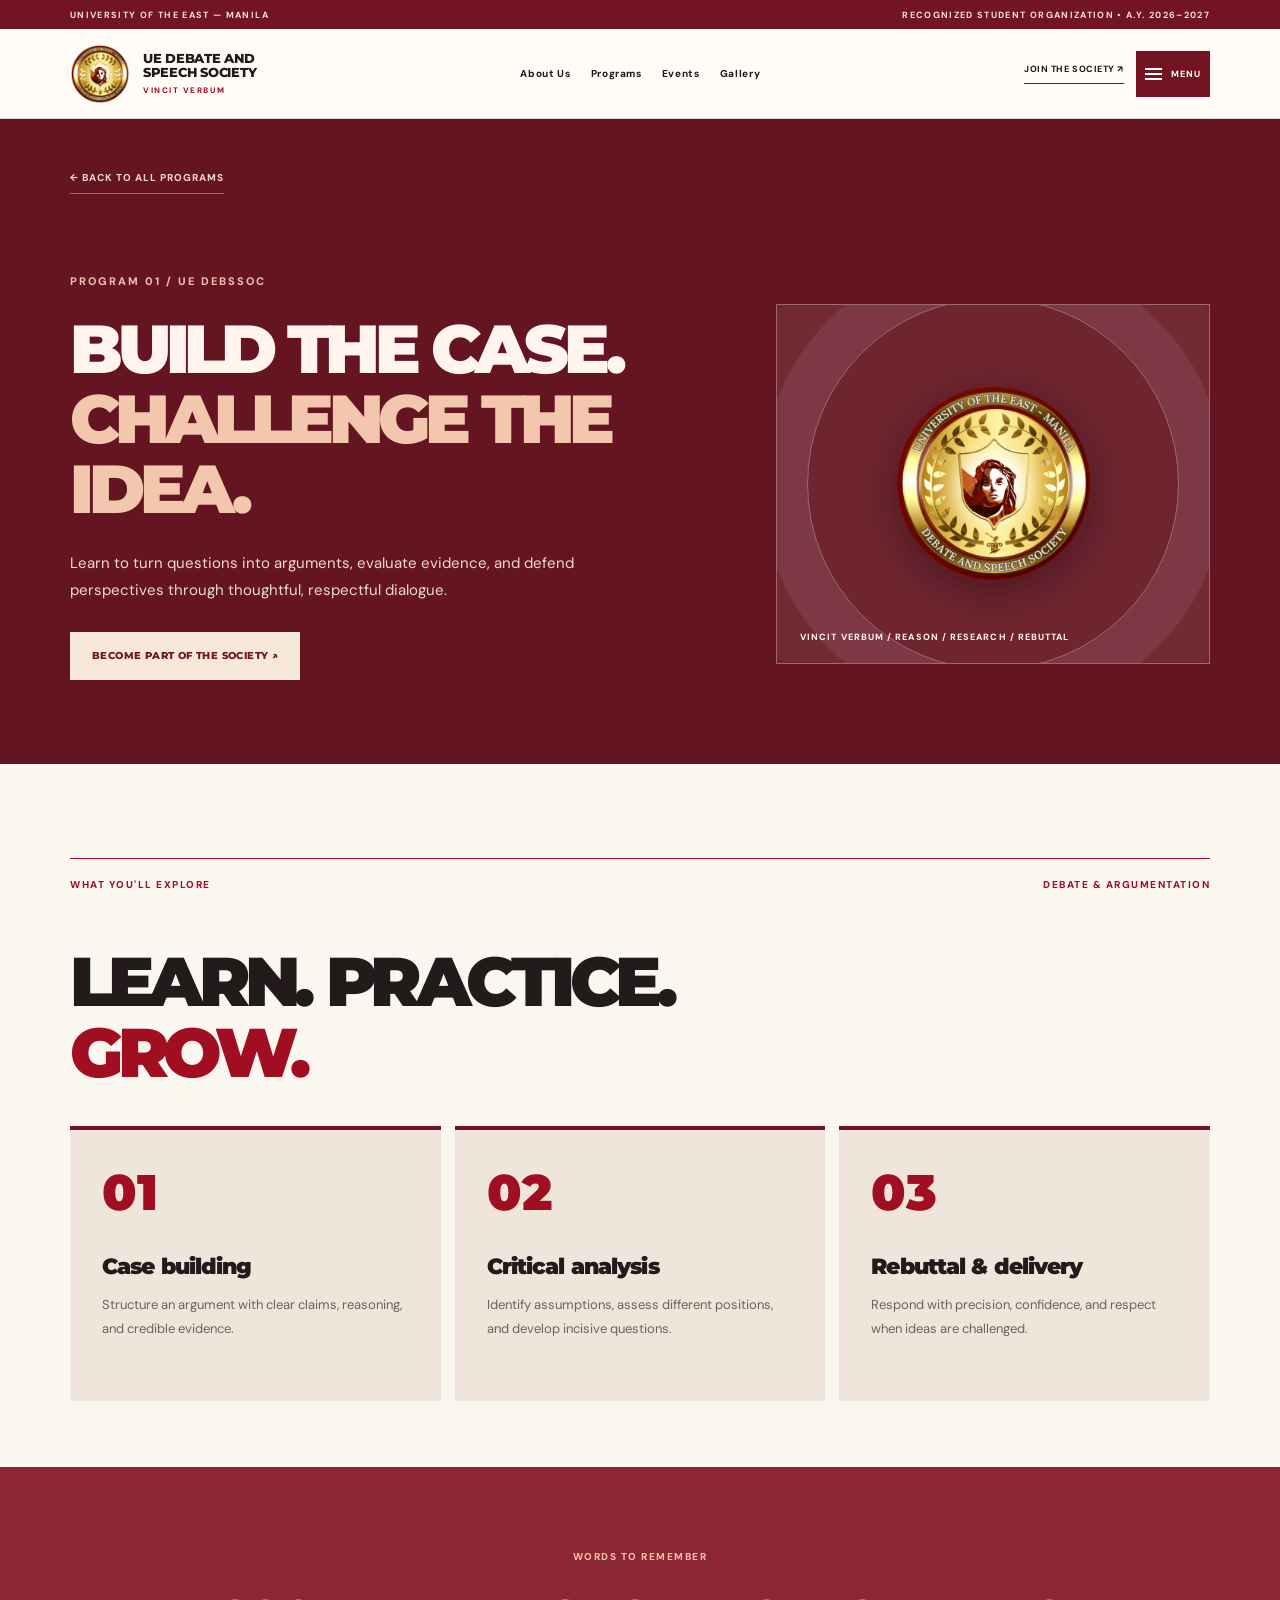
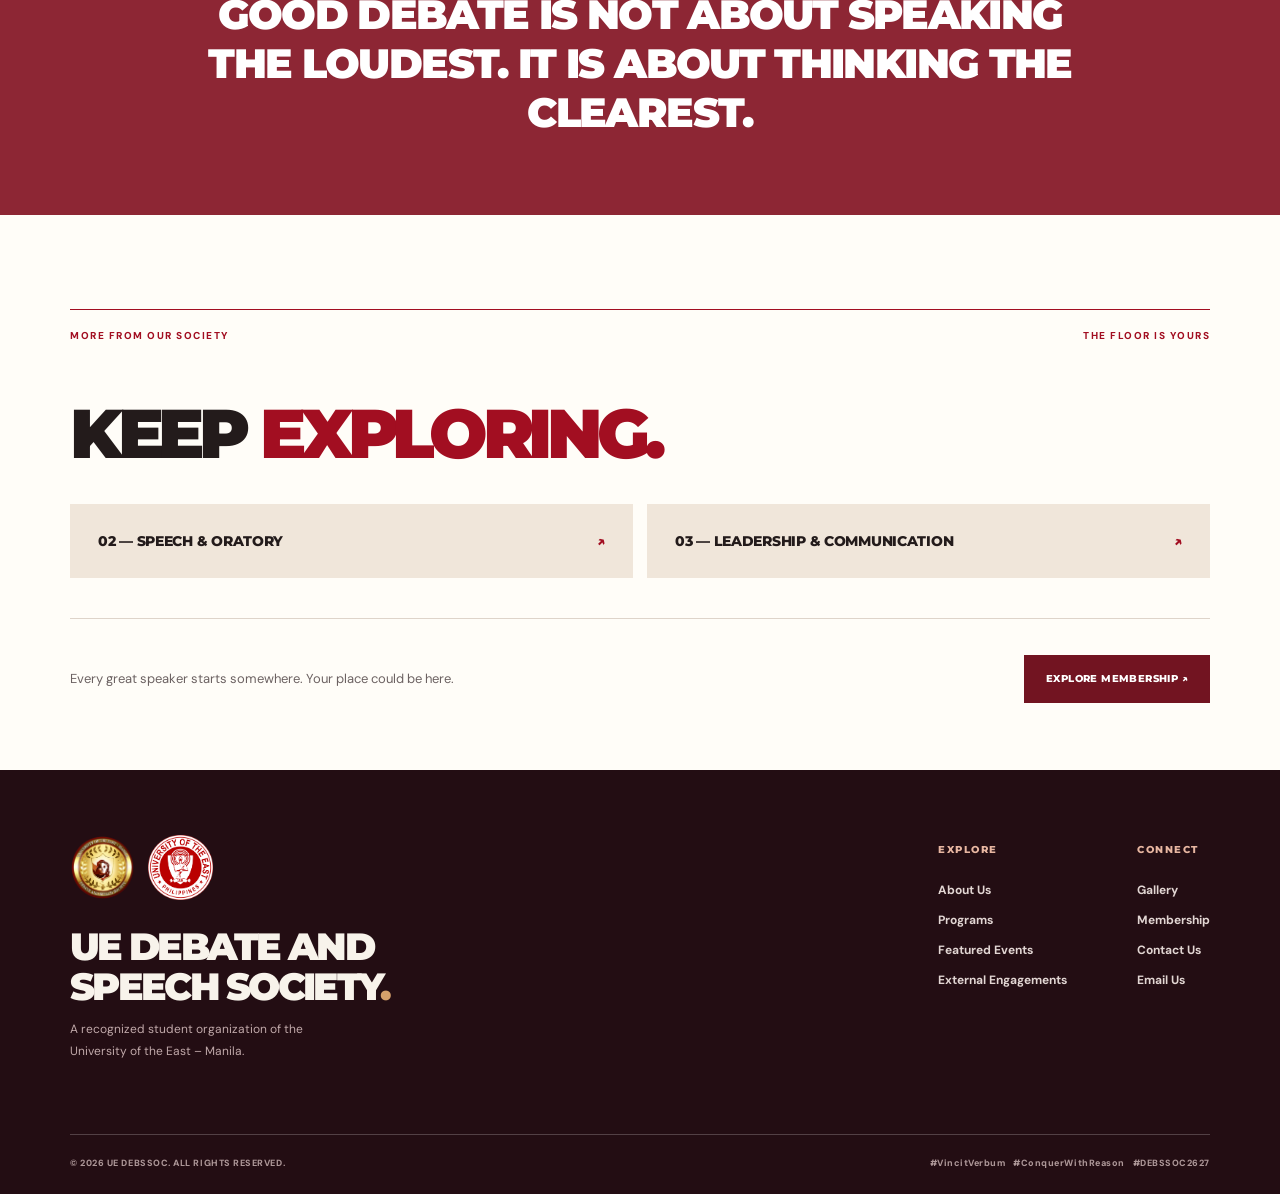
<file: debate.html>
<!doctype html>
<html lang="en"><head><meta charset="utf-8"><meta name="viewport" content="width=device-width,initial-scale=1"><meta name="theme-color" content="#6f101d"><meta name="description" content="UE Debate and Speech Society — a recognized student organization at the University of the East Manila. Explore our programs, events, and membership."><title>Debate &amp; Argumentation | UE Debate and Speech Society</title><link rel="preconnect" href="https://fonts.googleapis.com"><link rel="preconnect" href="https://fonts.gstatic.com" crossorigin><link href="https://fonts.googleapis.com/css2?family=DM+Sans:wght@400;500;600;700;800&family=Montserrat:wght@400;500;600;700;800;900&display=swap" rel="stylesheet"><link rel="stylesheet" href="styles.css"><script src="script.js" defer></script></head>
<body><div id="scroll-progress" class="scroll-progress" aria-hidden="true"></div><a class="skip" href="#main">Skip to content</a><div class="utility"><div class="container utility-inner"><span>UNIVERSITY OF THE EAST — MANILA</span><span>RECOGNIZED STUDENT ORGANIZATION • A.Y. 2026–2027</span></div></div>
<header class="header"><div class="container header-inner"><a class="identity" href="index.html#home" aria-label="UE Debate and Speech Society home"><img src="images/debssoc-logo.png" alt="DebSSoc seal" width="58" height="58"><span>UE DEBATE AND<br>SPEECH SOCIETY<small>VINCIT VERBUM</small></span></a>
<nav class="nav-desktop" aria-label="Primary navigation"><a href="index.html#about">About Us</a>
<a href="index.html#programs">Programs</a>
<a href="index.html#events">Events</a>
<a href="index.html#gallery">Gallery</a></nav><div class="header-right"><a class="nav-join" href="index.html#membership">JOIN THE SOCIETY <span aria-hidden="true">↗</span></a><button type="button" class="menu-toggle" aria-label="Open navigation" aria-controls="nav-drawer" aria-expanded="false"><span class="hamburger"><b></b><b></b><b></b></span><span class="menu-label">MENU</span></button></div></div></header>
<div class="drawer-cover" data-close-menu></div><nav class="nav-drawer" id="nav-drawer" aria-label="Expanded navigation" inert><div class="drawer-heading"><span>EXPLORE DEBSSOC</span><button type="button" class="drawer-close" aria-label="Close navigation" data-close-menu>✕</button></div><a href="index.html#home" class="drawer-link" ><span>01</span>Home<span aria-hidden="true">↗</span></a>
<a href="index.html#about" class="drawer-link" ><span>02</span>About Us<span aria-hidden="true">↗</span></a>
<a href="index.html#programs" class="drawer-link" ><span>03</span>Programs<span aria-hidden="true">↗</span></a>
<a href="index.html#events" class="drawer-link" ><span>04</span>Featured Events<span aria-hidden="true">↗</span></a>
<a href="index.html#gallery" class="drawer-link" ><span>05</span>Gallery<span aria-hidden="true">↗</span></a>
<a href="index.html#engagements" class="drawer-link" ><span>06</span>External Engagements<span aria-hidden="true">↗</span></a>
<a href="index.html#membership" class="drawer-link" ><span>07</span>Membership<span aria-hidden="true">↗</span></a>
<a href="index.html#contact" class="drawer-link" ><span>08</span>Contact Us<span aria-hidden="true">↗</span></a><div class="drawer-bottom">REASON • COURAGE • ELOQUENCE<br><a href="mailto:uedebssoc.mnl@gmail.com">uedebssoc.mnl@gmail.com ↗</a></div></nav>
<main id="main"><section class="subhero theme-debate"><div class="container"><a class="back" href="index.html#programs">← BACK TO ALL PROGRAMS</a><div class="section-kicker">PROGRAM 01 / UE DEBSSOC</div><div class="subhero-content"><div><h1 class="animated-headline"><span class="intro-line">BUILD THE CASE.</span><span class="intro-line"><span>CHALLENGE THE IDEA.</span></span></h1><p>Learn to turn questions into arguments, evaluate evidence, and defend perspectives through thoughtful, respectful dialogue.</p><a href="index.html#membership" class="button primary">BECOME PART OF THE SOCIETY ↗</a></div><div class="subhero-art"><img src="images/debssoc-logo.png" alt="DebSSoc seal"><div>VINCIT VERBUM / REASON / RESEARCH / REBUTTAL</div></div></div></div></section><section class="section learn"><div class="container"><div class="section-caption"><span>WHAT YOU'LL EXPLORE</span><span>DEBATE & ARGUMENTATION</span></div><h2>LEARN. PRACTICE.<br><span>GROW.</span></h2><div class="learn-cards"><article><span class="learn-num">01</span><h3>Case building</h3><p>Structure an argument with clear claims, reasoning, and credible evidence.</p></article><article><span class="learn-num">02</span><h3>Critical analysis</h3><p>Identify assumptions, assess different positions, and develop incisive questions.</p></article><article><span class="learn-num">03</span><h3>Rebuttal & delivery</h3><p>Respond with precision, confidence, and respect when ideas are challenged.</p></article></div></div></section><section class="quote-band"><div class="container"><span>WORDS TO REMEMBER</span><h2>GOOD DEBATE IS NOT ABOUT SPEAKING THE LOUDEST. IT IS ABOUT THINKING THE CLEAREST.</h2></div></section><section class="section related"><div class="container"><div class="section-caption"><span>MORE FROM OUR SOCIETY</span><span>THE FLOOR IS YOURS</span></div><h2>KEEP <span>EXPLORING.</span></h2><div class="related-links"><a href="speech.html">02 — SPEECH & ORATORY <span aria-hidden="true">↗</span></a><a href="leadership.html">03 — LEADERSHIP & COMMUNICATION <span aria-hidden="true">↗</span></a></div><div class="related-cta"><p>Every great speaker starts somewhere. Your place could be here.</p><a class="button primary" href="index.html#membership">EXPLORE MEMBERSHIP ↗</a></div></div></section></main><footer class="footer"><div class="container"><div class="footer-top"><div class="footer-brand"><div class="footer-logos"><img src="images/debssoc-logo.png" alt="DebSSoc seal" loading="lazy"><img src="images/ue-logo.png" alt="University of the East seal" loading="lazy"></div><h2>UE DEBATE AND<br>SPEECH SOCIETY<span>.</span></h2><p>A recognized student organization of the<br>University of the East – Manila.</p></div><div class="footer-nav"><div><strong>EXPLORE</strong><a href="index.html#about">About Us</a><a href="index.html#programs">Programs</a><a href="index.html#events">Featured Events</a><a href="index.html#engagements">External Engagements</a></div><div><strong>CONNECT</strong><a href="index.html#gallery">Gallery</a><a href="index.html#membership">Membership</a><a href="index.html#contact">Contact Us</a><a href="mailto:uedebssoc.mnl@gmail.com">Email Us</a></div></div></div><div class="footer-end"><span>© <span data-year>2026</span> UE DEBSSOC. ALL RIGHTS RESERVED.</span><span>#VincitVerbum &nbsp; #ConquerWithReason &nbsp; #DEBSSOC2627</span></div></div></footer></body></html>
</file>
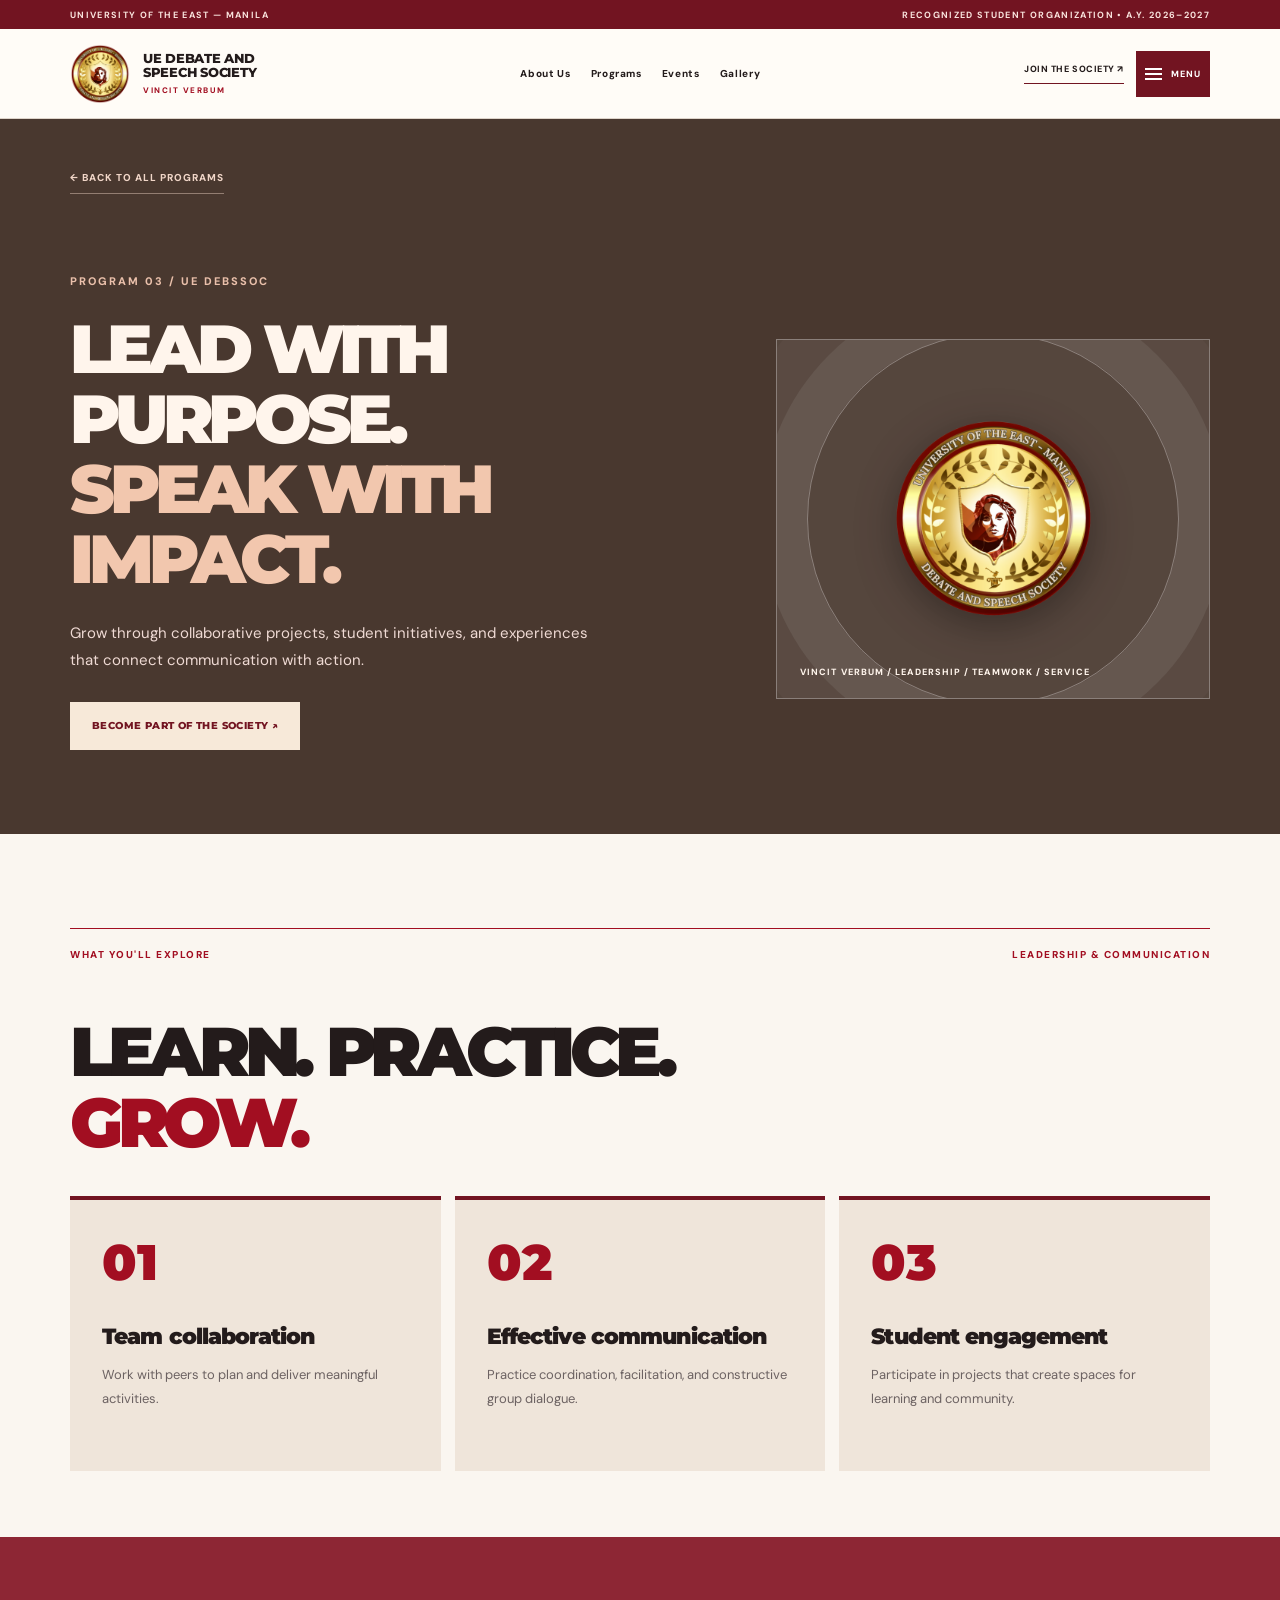
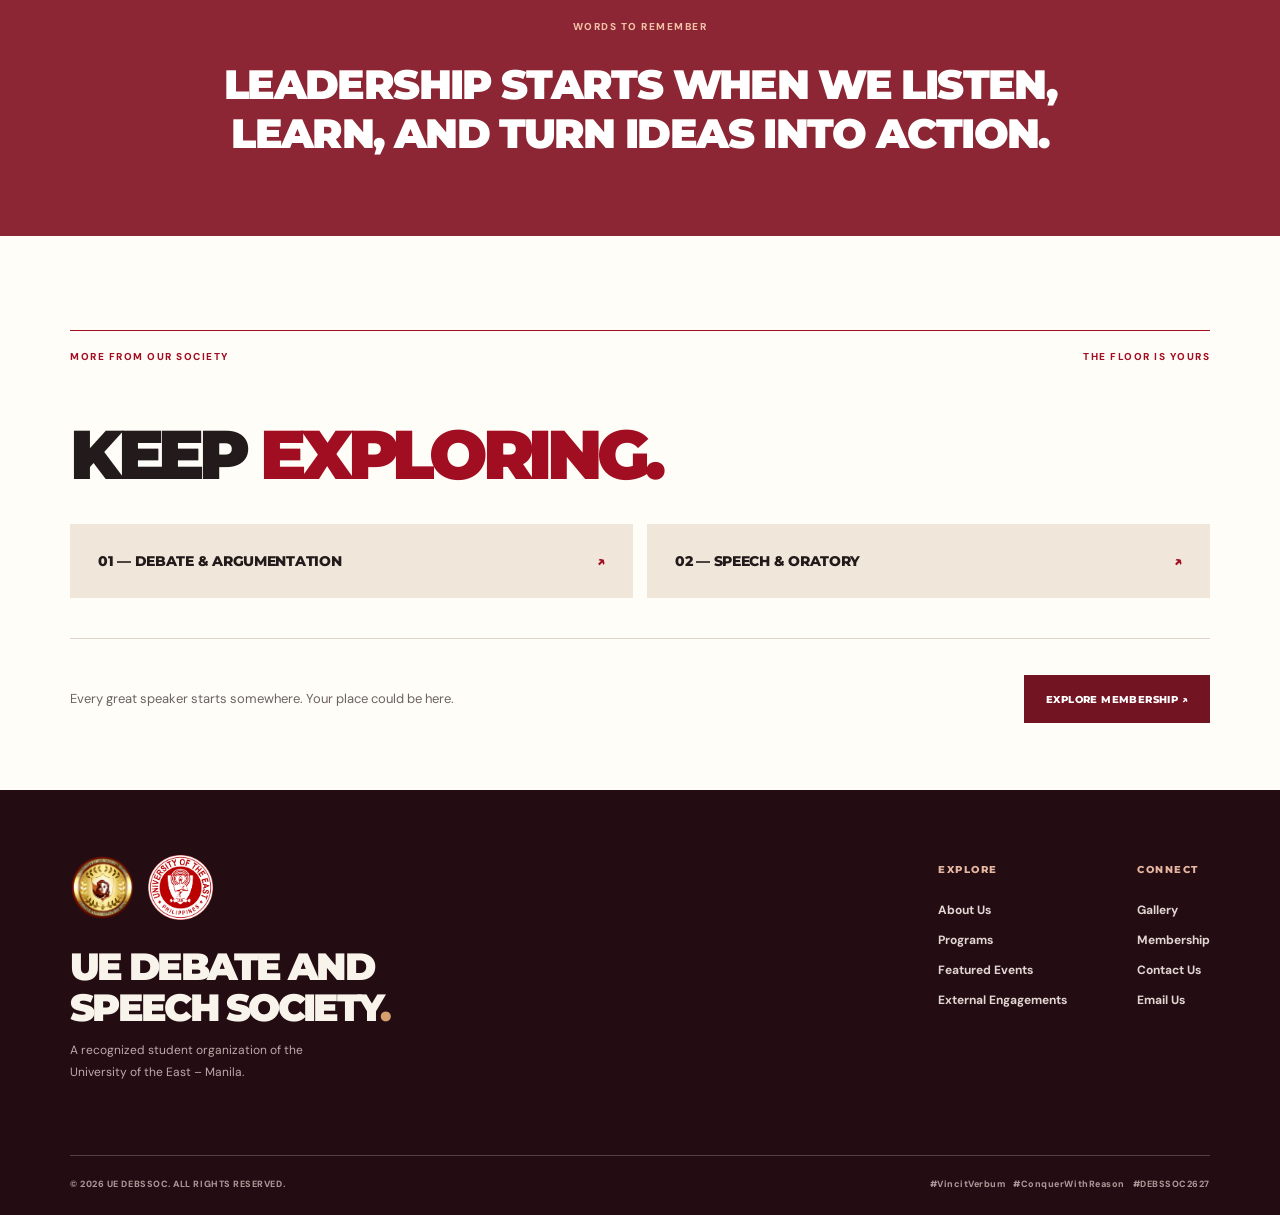
<file: leadership.html>
<!doctype html>
<html lang="en"><head><meta charset="utf-8"><meta name="viewport" content="width=device-width,initial-scale=1"><meta name="theme-color" content="#6f101d"><meta name="description" content="UE Debate and Speech Society — a recognized student organization at the University of the East Manila. Explore our programs, events, and membership."><title>Leadership &amp; Communication | UE Debate and Speech Society</title><link rel="preconnect" href="https://fonts.googleapis.com"><link rel="preconnect" href="https://fonts.gstatic.com" crossorigin><link href="https://fonts.googleapis.com/css2?family=DM+Sans:wght@400;500;600;700;800&family=Montserrat:wght@400;500;600;700;800;900&display=swap" rel="stylesheet"><link rel="stylesheet" href="styles.css"><script src="script.js" defer></script></head>
<body><div id="scroll-progress" class="scroll-progress" aria-hidden="true"></div><a class="skip" href="#main">Skip to content</a><div class="utility"><div class="container utility-inner"><span>UNIVERSITY OF THE EAST — MANILA</span><span>RECOGNIZED STUDENT ORGANIZATION • A.Y. 2026–2027</span></div></div>
<header class="header"><div class="container header-inner"><a class="identity" href="index.html#home" aria-label="UE Debate and Speech Society home"><img src="images/debssoc-logo.png" alt="DebSSoc seal" width="58" height="58"><span>UE DEBATE AND<br>SPEECH SOCIETY<small>VINCIT VERBUM</small></span></a>
<nav class="nav-desktop" aria-label="Primary navigation"><a href="index.html#about">About Us</a>
<a href="index.html#programs">Programs</a>
<a href="index.html#events">Events</a>
<a href="index.html#gallery">Gallery</a></nav><div class="header-right"><a class="nav-join" href="index.html#membership">JOIN THE SOCIETY <span aria-hidden="true">↗</span></a><button type="button" class="menu-toggle" aria-label="Open navigation" aria-controls="nav-drawer" aria-expanded="false"><span class="hamburger"><b></b><b></b><b></b></span><span class="menu-label">MENU</span></button></div></div></header>
<div class="drawer-cover" data-close-menu></div><nav class="nav-drawer" id="nav-drawer" aria-label="Expanded navigation" inert><div class="drawer-heading"><span>EXPLORE DEBSSOC</span><button type="button" class="drawer-close" aria-label="Close navigation" data-close-menu>✕</button></div><a href="index.html#home" class="drawer-link" ><span>01</span>Home<span aria-hidden="true">↗</span></a>
<a href="index.html#about" class="drawer-link" ><span>02</span>About Us<span aria-hidden="true">↗</span></a>
<a href="index.html#programs" class="drawer-link" ><span>03</span>Programs<span aria-hidden="true">↗</span></a>
<a href="index.html#events" class="drawer-link" ><span>04</span>Featured Events<span aria-hidden="true">↗</span></a>
<a href="index.html#gallery" class="drawer-link" ><span>05</span>Gallery<span aria-hidden="true">↗</span></a>
<a href="index.html#engagements" class="drawer-link" ><span>06</span>External Engagements<span aria-hidden="true">↗</span></a>
<a href="index.html#membership" class="drawer-link" ><span>07</span>Membership<span aria-hidden="true">↗</span></a>
<a href="index.html#contact" class="drawer-link" ><span>08</span>Contact Us<span aria-hidden="true">↗</span></a><div class="drawer-bottom">REASON • COURAGE • ELOQUENCE<br><a href="mailto:uedebssoc.mnl@gmail.com">uedebssoc.mnl@gmail.com ↗</a></div></nav>
<main id="main"><section class="subhero theme-leadership"><div class="container"><a class="back" href="index.html#programs">← BACK TO ALL PROGRAMS</a><div class="section-kicker">PROGRAM 03 / UE DEBSSOC</div><div class="subhero-content"><div><h1 class="animated-headline"><span class="intro-line">LEAD WITH PURPOSE.</span><span class="intro-line"><span>SPEAK WITH IMPACT.</span></span></h1><p>Grow through collaborative projects, student initiatives, and experiences that connect communication with action.</p><a href="index.html#membership" class="button primary">BECOME PART OF THE SOCIETY ↗</a></div><div class="subhero-art"><img src="images/debssoc-logo.png" alt="DebSSoc seal"><div>VINCIT VERBUM / LEADERSHIP / TEAMWORK / SERVICE</div></div></div></div></section><section class="section learn"><div class="container"><div class="section-caption"><span>WHAT YOU'LL EXPLORE</span><span>LEADERSHIP & COMMUNICATION</span></div><h2>LEARN. PRACTICE.<br><span>GROW.</span></h2><div class="learn-cards"><article><span class="learn-num">01</span><h3>Team collaboration</h3><p>Work with peers to plan and deliver meaningful activities.</p></article><article><span class="learn-num">02</span><h3>Effective communication</h3><p>Practice coordination, facilitation, and constructive group dialogue.</p></article><article><span class="learn-num">03</span><h3>Student engagement</h3><p>Participate in projects that create spaces for learning and community.</p></article></div></div></section><section class="quote-band"><div class="container"><span>WORDS TO REMEMBER</span><h2>LEADERSHIP STARTS WHEN WE LISTEN, LEARN, AND TURN IDEAS INTO ACTION.</h2></div></section><section class="section related"><div class="container"><div class="section-caption"><span>MORE FROM OUR SOCIETY</span><span>THE FLOOR IS YOURS</span></div><h2>KEEP <span>EXPLORING.</span></h2><div class="related-links"><a href="debate.html">01 — DEBATE & ARGUMENTATION <span aria-hidden="true">↗</span></a><a href="speech.html">02 — SPEECH & ORATORY <span aria-hidden="true">↗</span></a></div><div class="related-cta"><p>Every great speaker starts somewhere. Your place could be here.</p><a class="button primary" href="index.html#membership">EXPLORE MEMBERSHIP ↗</a></div></div></section></main><footer class="footer"><div class="container"><div class="footer-top"><div class="footer-brand"><div class="footer-logos"><img src="images/debssoc-logo.png" alt="DebSSoc seal" loading="lazy"><img src="images/ue-logo.png" alt="University of the East seal" loading="lazy"></div><h2>UE DEBATE AND<br>SPEECH SOCIETY<span>.</span></h2><p>A recognized student organization of the<br>University of the East – Manila.</p></div><div class="footer-nav"><div><strong>EXPLORE</strong><a href="index.html#about">About Us</a><a href="index.html#programs">Programs</a><a href="index.html#events">Featured Events</a><a href="index.html#engagements">External Engagements</a></div><div><strong>CONNECT</strong><a href="index.html#gallery">Gallery</a><a href="index.html#membership">Membership</a><a href="index.html#contact">Contact Us</a><a href="mailto:uedebssoc.mnl@gmail.com">Email Us</a></div></div></div><div class="footer-end"><span>© <span data-year>2026</span> UE DEBSSOC. ALL RIGHTS RESERVED.</span><span>#VincitVerbum &nbsp; #ConquerWithReason &nbsp; #DEBSSOC2627</span></div></div></footer></body></html>
</file>
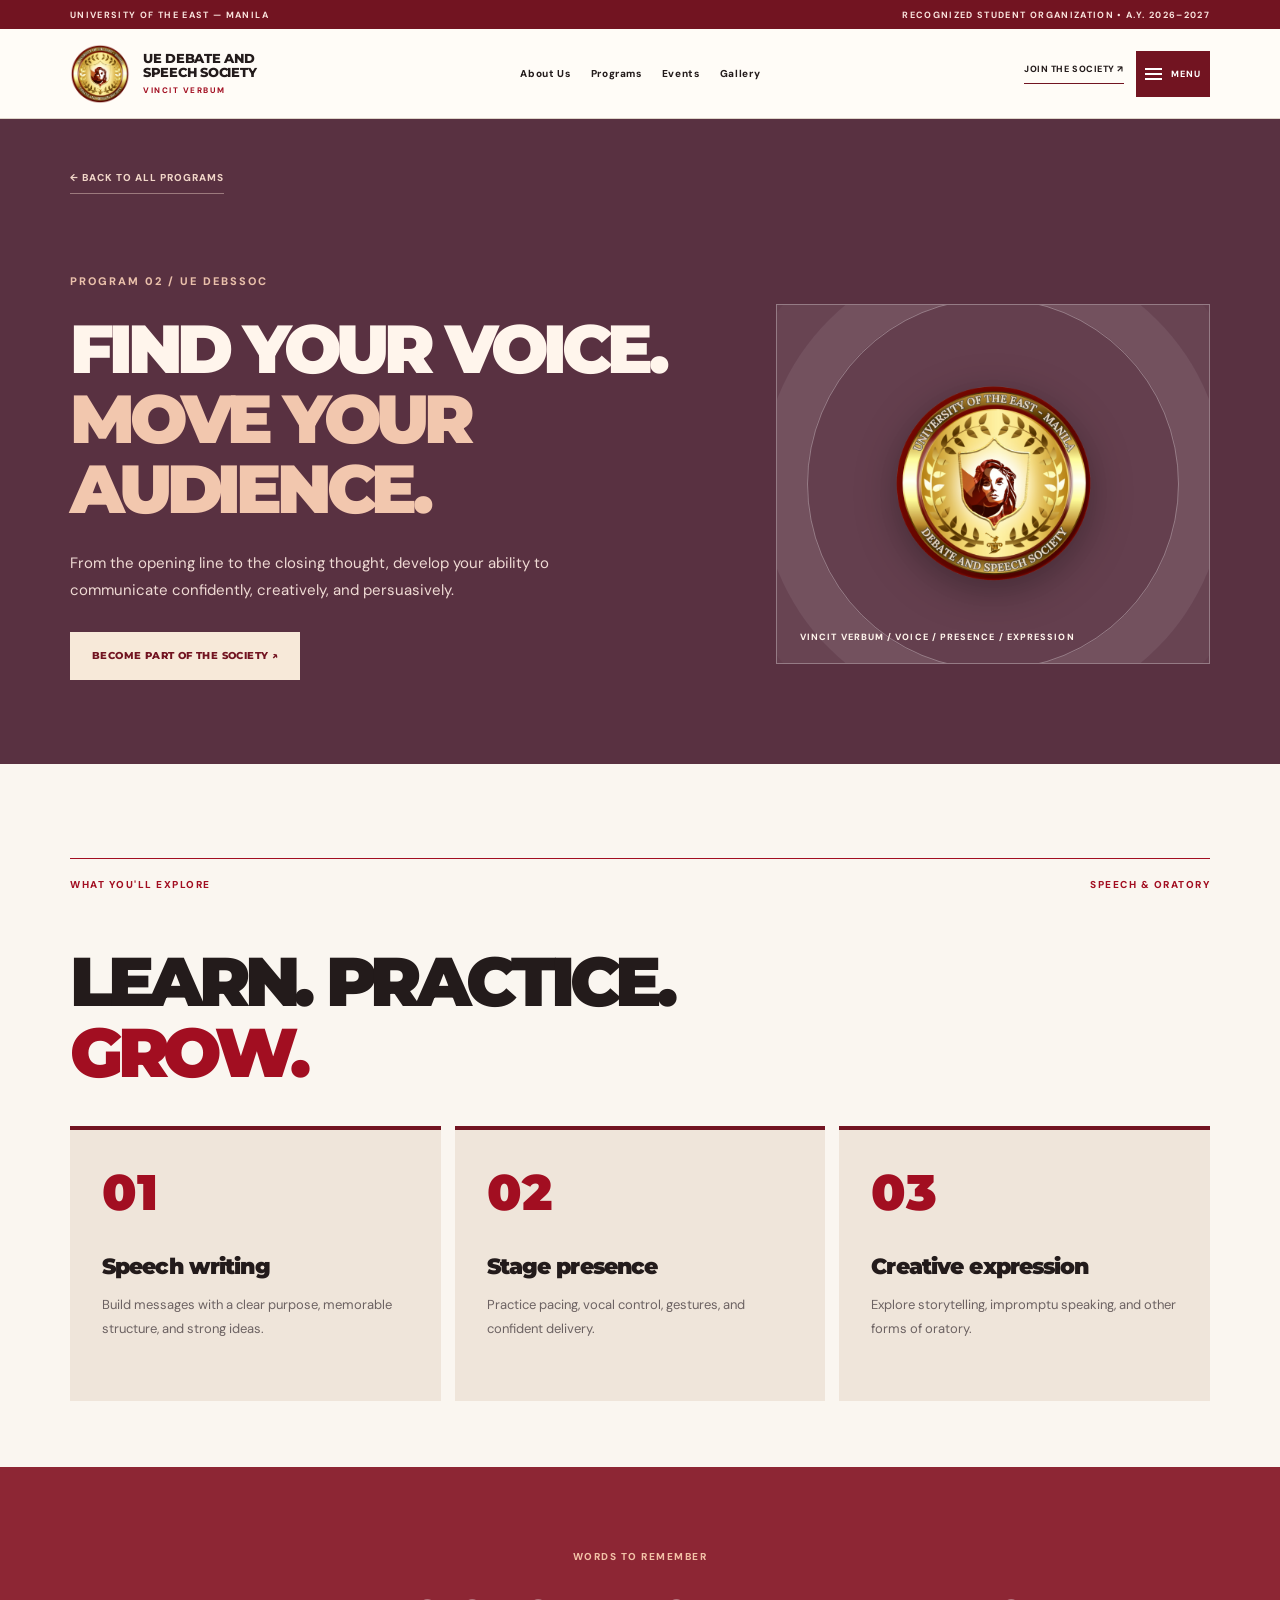
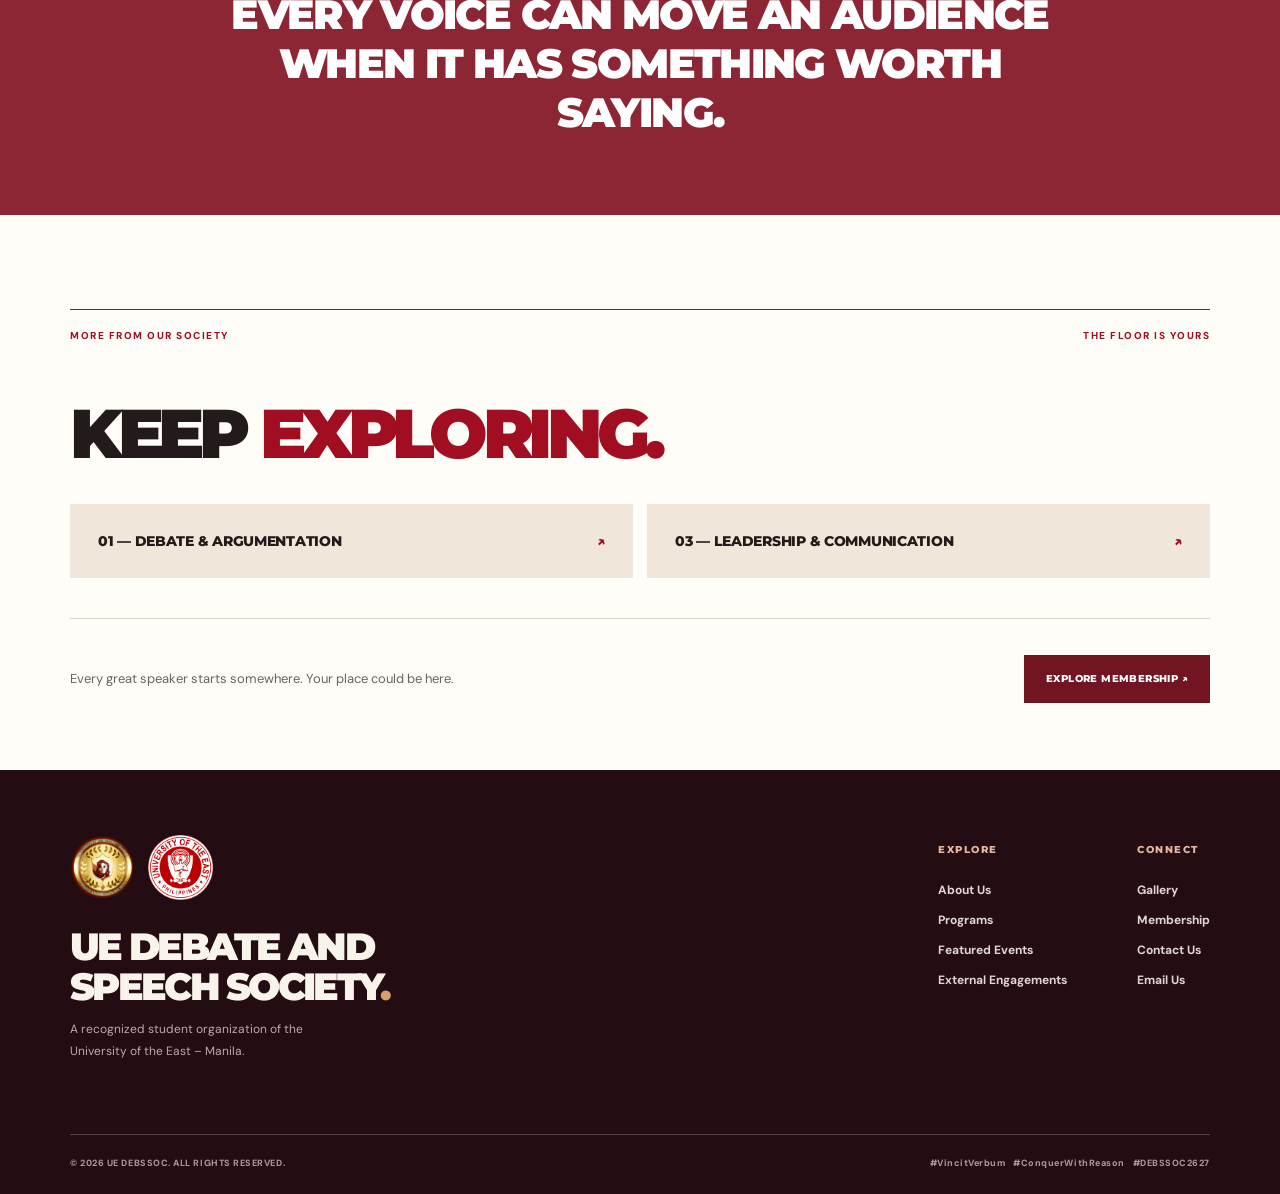
<file: speech.html>
<!doctype html>
<html lang="en"><head><meta charset="utf-8"><meta name="viewport" content="width=device-width,initial-scale=1"><meta name="theme-color" content="#6f101d"><meta name="description" content="UE Debate and Speech Society — a recognized student organization at the University of the East Manila. Explore our programs, events, and membership."><title>Speech &amp; Oratory | UE Debate and Speech Society</title><link rel="preconnect" href="https://fonts.googleapis.com"><link rel="preconnect" href="https://fonts.gstatic.com" crossorigin><link href="https://fonts.googleapis.com/css2?family=DM+Sans:wght@400;500;600;700;800&family=Montserrat:wght@400;500;600;700;800;900&display=swap" rel="stylesheet"><link rel="stylesheet" href="styles.css"><script src="script.js" defer></script></head>
<body><div id="scroll-progress" class="scroll-progress" aria-hidden="true"></div><a class="skip" href="#main">Skip to content</a><div class="utility"><div class="container utility-inner"><span>UNIVERSITY OF THE EAST — MANILA</span><span>RECOGNIZED STUDENT ORGANIZATION • A.Y. 2026–2027</span></div></div>
<header class="header"><div class="container header-inner"><a class="identity" href="index.html#home" aria-label="UE Debate and Speech Society home"><img src="images/debssoc-logo.png" alt="DebSSoc seal" width="58" height="58"><span>UE DEBATE AND<br>SPEECH SOCIETY<small>VINCIT VERBUM</small></span></a>
<nav class="nav-desktop" aria-label="Primary navigation"><a href="index.html#about">About Us</a>
<a href="index.html#programs">Programs</a>
<a href="index.html#events">Events</a>
<a href="index.html#gallery">Gallery</a></nav><div class="header-right"><a class="nav-join" href="index.html#membership">JOIN THE SOCIETY <span aria-hidden="true">↗</span></a><button type="button" class="menu-toggle" aria-label="Open navigation" aria-controls="nav-drawer" aria-expanded="false"><span class="hamburger"><b></b><b></b><b></b></span><span class="menu-label">MENU</span></button></div></div></header>
<div class="drawer-cover" data-close-menu></div><nav class="nav-drawer" id="nav-drawer" aria-label="Expanded navigation" inert><div class="drawer-heading"><span>EXPLORE DEBSSOC</span><button type="button" class="drawer-close" aria-label="Close navigation" data-close-menu>✕</button></div><a href="index.html#home" class="drawer-link" ><span>01</span>Home<span aria-hidden="true">↗</span></a>
<a href="index.html#about" class="drawer-link" ><span>02</span>About Us<span aria-hidden="true">↗</span></a>
<a href="index.html#programs" class="drawer-link" ><span>03</span>Programs<span aria-hidden="true">↗</span></a>
<a href="index.html#events" class="drawer-link" ><span>04</span>Featured Events<span aria-hidden="true">↗</span></a>
<a href="index.html#gallery" class="drawer-link" ><span>05</span>Gallery<span aria-hidden="true">↗</span></a>
<a href="index.html#engagements" class="drawer-link" ><span>06</span>External Engagements<span aria-hidden="true">↗</span></a>
<a href="index.html#membership" class="drawer-link" ><span>07</span>Membership<span aria-hidden="true">↗</span></a>
<a href="index.html#contact" class="drawer-link" ><span>08</span>Contact Us<span aria-hidden="true">↗</span></a><div class="drawer-bottom">REASON • COURAGE • ELOQUENCE<br><a href="mailto:uedebssoc.mnl@gmail.com">uedebssoc.mnl@gmail.com ↗</a></div></nav>
<main id="main"><section class="subhero theme-speech"><div class="container"><a class="back" href="index.html#programs">← BACK TO ALL PROGRAMS</a><div class="section-kicker">PROGRAM 02 / UE DEBSSOC</div><div class="subhero-content"><div><h1 class="animated-headline"><span class="intro-line">FIND YOUR VOICE.</span><span class="intro-line"><span>MOVE YOUR AUDIENCE.</span></span></h1><p>From the opening line to the closing thought, develop your ability to communicate confidently, creatively, and persuasively.</p><a href="index.html#membership" class="button primary">BECOME PART OF THE SOCIETY ↗</a></div><div class="subhero-art"><img src="images/debssoc-logo.png" alt="DebSSoc seal"><div>VINCIT VERBUM / VOICE / PRESENCE / EXPRESSION</div></div></div></div></section><section class="section learn"><div class="container"><div class="section-caption"><span>WHAT YOU'LL EXPLORE</span><span>SPEECH & ORATORY</span></div><h2>LEARN. PRACTICE.<br><span>GROW.</span></h2><div class="learn-cards"><article><span class="learn-num">01</span><h3>Speech writing</h3><p>Build messages with a clear purpose, memorable structure, and strong ideas.</p></article><article><span class="learn-num">02</span><h3>Stage presence</h3><p>Practice pacing, vocal control, gestures, and confident delivery.</p></article><article><span class="learn-num">03</span><h3>Creative expression</h3><p>Explore storytelling, impromptu speaking, and other forms of oratory.</p></article></div></div></section><section class="quote-band"><div class="container"><span>WORDS TO REMEMBER</span><h2>EVERY VOICE CAN MOVE AN AUDIENCE WHEN IT HAS SOMETHING WORTH SAYING.</h2></div></section><section class="section related"><div class="container"><div class="section-caption"><span>MORE FROM OUR SOCIETY</span><span>THE FLOOR IS YOURS</span></div><h2>KEEP <span>EXPLORING.</span></h2><div class="related-links"><a href="debate.html">01 — DEBATE & ARGUMENTATION <span aria-hidden="true">↗</span></a><a href="leadership.html">03 — LEADERSHIP & COMMUNICATION <span aria-hidden="true">↗</span></a></div><div class="related-cta"><p>Every great speaker starts somewhere. Your place could be here.</p><a class="button primary" href="index.html#membership">EXPLORE MEMBERSHIP ↗</a></div></div></section></main><footer class="footer"><div class="container"><div class="footer-top"><div class="footer-brand"><div class="footer-logos"><img src="images/debssoc-logo.png" alt="DebSSoc seal" loading="lazy"><img src="images/ue-logo.png" alt="University of the East seal" loading="lazy"></div><h2>UE DEBATE AND<br>SPEECH SOCIETY<span>.</span></h2><p>A recognized student organization of the<br>University of the East – Manila.</p></div><div class="footer-nav"><div><strong>EXPLORE</strong><a href="index.html#about">About Us</a><a href="index.html#programs">Programs</a><a href="index.html#events">Featured Events</a><a href="index.html#engagements">External Engagements</a></div><div><strong>CONNECT</strong><a href="index.html#gallery">Gallery</a><a href="index.html#membership">Membership</a><a href="index.html#contact">Contact Us</a><a href="mailto:uedebssoc.mnl@gmail.com">Email Us</a></div></div></div><div class="footer-end"><span>© <span data-year>2026</span> UE DEBSSOC. ALL RIGHTS RESERVED.</span><span>#VincitVerbum &nbsp; #ConquerWithReason &nbsp; #DEBSSOC2627</span></div></div></footer></body></html>
</file>
<file: styles.css>
/* UE DebSSoc 2026–2027 — Canva-style visual system */
:root{--bg:#f8f5ef;--cream:#f1e9df;--paper:#fffefa;--text:#231b1b;--wine:#721421;--red:#a20e21;--deep:#3e1019;--gold:#cda768;--muted:#6c6262;--line:#ded4ca;--max:1140px;--sans:'DM Sans',Arial,sans-serif;--display:'Montserrat',Arial,sans-serif}
*{box-sizing:border-box}html{scroll-behavior:smooth;scroll-padding-top:95px}body{margin:0;background:var(--bg);color:var(--text);font-family:var(--sans);font-size:15px}a{color:inherit;text-decoration:none}button{font:inherit}img{max-width:100%}.container{max-width:var(--max);width:calc(100% - 64px);margin:auto}.skip{position:absolute;left:-9999px;z-index:9999}.skip:focus{left:20px;top:10px;background:white;padding:12px}.utility{background:var(--wine);color:#f9e3dd}.utility-inner{height:29px;display:flex;align-items:center;justify-content:space-between;font-size:9px;font-weight:700;letter-spacing:.15em}.header{background:#fffcf7;border-bottom:1px solid var(--line);position:sticky;top:0;z-index:80}.header-inner{min-height:89px;display:flex;align-items:center;justify-content:space-between;gap:24px}.identity{display:flex;align-items:center;gap:13px;flex:none}.identity img{width:60px;height:60px;object-fit:contain}.identity span{font:800 13px/1.14 var(--display);letter-spacing:-.02em}.identity small{display:block;font:800 8px/1.4 var(--sans);letter-spacing:.19em;color:var(--red);margin-top:5px}.nav-desktop{display:flex;align-items:center;justify-content:center;gap:20px}.nav-desktop a{font-size:10px;font-weight:800;white-space:nowrap;letter-spacing:.065em;transition:color .2s}.nav-desktop a:hover{color:var(--red)}.header-right{display:flex;align-items:center;gap:12px}.nav-join{font-size:9px;letter-spacing:.06em;white-space:nowrap;font-weight:800;border-bottom:1px solid var(--wine);padding-bottom:8px}.menu-toggle{width:74px;background:var(--wine);color:white;border:0;display:flex;align-items:center;gap:9px;justify-content:center;height:46px;cursor:pointer}.menu-label{font:800 9px var(--sans);letter-spacing:.11em}.hamburger{width:17px;display:grid;gap:3px}.hamburger b{height:2px;width:17px;background:currentColor;display:block}.drawer-cover{position:fixed;inset:0;z-index:84;background:#15060aba;opacity:0;pointer-events:none;transition:opacity .25s}.nav-drawer{position:fixed;right:0;top:0;bottom:0;width:min(480px,100%);background:#fff9f0;z-index:85;padding:30px 36px;display:flex;flex-direction:column;overflow:auto;transform:translateX(105%);transition:transform .25s}.menu-open{overflow:hidden}.menu-open .drawer-cover{opacity:1;pointer-events:auto}.menu-open .nav-drawer{transform:translateX(0)}.drawer-heading{display:flex;align-items:center;justify-content:space-between;color:var(--red);font:800 10px var(--display);letter-spacing:.13em;padding:0 0 25px}.drawer-close{width:40px;height:40px;border:1px solid var(--line);background:transparent;cursor:pointer;font-size:21px}.drawer-link{display:flex;align-items:center;gap:16px;padding:16px 0;border-top:1px solid #dacec1;font:800 clamp(19px,2.6vw,30px)/1.1 var(--display);letter-spacing:-.055em}.drawer-link span:first-child{font:700 10px var(--sans);color:var(--red);letter-spacing:0;width:20px}.drawer-link span:last-child{margin-left:auto;font-size:20px;color:var(--red)}.drawer-link:hover{color:var(--red)}.drawer-bottom{margin-top:auto;padding:28px 0 0;font:800 10px/2 var(--sans);letter-spacing:.1em;color:var(--muted)}.drawer-bottom a{color:var(--red);letter-spacing:0}.section{padding:94px 0 66px}.section-caption,.section-meta{display:flex;align-items:center;justify-content:space-between;font:800 10px/1.5 var(--sans);letter-spacing:.15em;color:var(--red);gap:20px}.section-caption{border-top:1px solid currentColor;padding:18px 0 0}.section-meta{margin-top:58px;border-top:1px solid var(--line);padding-top:18px;color:var(--muted);font-size:9px}.section-kicker{color:var(--red);font:800 11px var(--sans);letter-spacing:.18em}.section h2,.hero h1,.subhero h1{font-family:var(--display);font-weight:900;letter-spacing:-.077em;line-height:1.03;margin:0}.section h2{font-size:clamp(39px,5.4vw,72px)}.section h2 span,.hero h1 span,.subhero h1 span{color:var(--red)}.section p{line-height:1.85}.button{display:inline-flex;align-items:center;justify-content:space-between;gap:28px;min-height:48px;padding:0 21px;font:800 10px var(--display);letter-spacing:.04em;border:1px solid var(--wine);transition:transform .2s,background .2s,color .2s}.button:hover{transform:translateY(-2px)}.button.primary{background:var(--wine);color:white}.button.outline{background:transparent;color:var(--wine)}.button.outline:hover{background:#fff0ea}.plain-link{font:800 11px var(--display);letter-spacing:.09em;color:var(--wine);border-bottom:1px solid var(--wine);padding:0 0 7px;display:inline-flex;gap:42px}.plain-link:hover{color:var(--red)}
/* Home hero — Canva's two-column typography/photo composition */
.hero{padding:59px 0 20px;background:#fbf7f0;overflow:hidden}.hero-wrap{min-height:620px;display:grid;grid-template-columns:1.18fr .82fr;align-items:center;gap:46px}.hero-left{padding:13px 0 42px}.hero h1{font-size:clamp(62px,6.25vw,91px);margin:27px 0 24px}.hero .lead{font-size:15px;line-height:1.8;max-width:510px;color:#5c5050;margin:0 0 28px}.action-row{display:flex;gap:9px;flex-wrap:wrap}.hero-right{height:495px;position:relative;padding:32px 32px 42px 0}.hero-side-label{font:800 9px var(--sans);letter-spacing:.13em;position:absolute;top:0;right:0;color:var(--wine)}.photo-frame{position:relative;overflow:hidden;display:flex;flex-direction:column;align-items:center;justify-content:center;text-align:center;background:#e8ddd1;border:1px solid #c9b8a9;background-size:cover;background-position:center}.photo-frame::after{content:'';pointer-events:none;position:absolute;inset:14px;border:1px solid #ffffff75}.photo-hero{height:100%;background-color:#9a6e6b;background-image:radial-gradient(circle at 25% 25%,#d5c2b3 0%,transparent 55%),linear-gradient(145deg,#8c4c53,#4c1b26);color:#fff7ed}.photo-about{height:450px;background-color:#a78e7a;background-image:linear-gradient(135deg,#b5a295,#e0cec0);color:#5e3d39}.placeholder-glyph{font:400 115px/1 var(--display);opacity:.52}.placeholder-text{display:grid;gap:9px;font:800 13px var(--display);letter-spacing:.12em;z-index:1}.placeholder-text small{font:700 9px var(--sans);letter-spacing:.18em;opacity:.8}.has-photo .placeholder-glyph,.has-photo .placeholder-text{display:none}.hero-vertical{position:absolute;right:-27px;bottom:55px;writing-mode:vertical-rl;font:800 12px var(--display);letter-spacing:.17em;color:var(--red)}.marquee{background:var(--wine);color:#fff2e7;overflow:hidden;white-space:nowrap}.marquee-line{min-width:max-content;display:flex;align-items:center;gap:48px;height:62px;padding:0 30px;font:900 19px var(--display);letter-spacing:.12em}.marquee-line span{color:var(--gold)}
/* About */
.about{background:#f4efe6}.about-layout{display:grid;grid-template-columns:1.12fr .88fr;align-items:center;gap:85px;margin-top:65px}.about h2{margin-bottom:33px}.about-copy p{max-width:535px;color:var(--muted);font-size:15px;margin:0 0 19px}.about-copy .plain-link{margin-top:12px}.photo-about{transform:rotate(1deg)}
/* Programs */
.programs{background:#fdfbf6}.section-head-row{display:flex;align-items:end;justify-content:space-between;gap:25px;margin:53px 0 42px}.section-head-row h2{max-width:820px}.section-head-row p{width:250px;flex:none;color:var(--muted);font-size:12px;margin-bottom:8px}.program-cards{display:grid;grid-template-columns:repeat(3,1fr);gap:16px}.program-item{display:flex;flex-direction:column;border:1px solid var(--line);padding:32px;background:#f3ede4;min-height:365px;transition:background .2s,transform .2s;position:relative}.program-item:nth-child(2){background:#ead8cf}.program-item:nth-child(3){background:#ede5d5}.program-item:hover{transform:translateY(-5px);background:#f1dacc}.program-n{font:900 58px var(--display);line-height:1;color:var(--wine);letter-spacing:-.07em}.program-symbol{font-size:40px;align-self:flex-end;line-height:1;margin:-40px 0 27px;color:var(--red)}.program-item h3{font:900 clamp(20px,2.15vw,29px)/1.2 var(--display);letter-spacing:-.05em;margin:0 0 16px}.program-item p{color:#655454;font-size:12px;line-height:1.9;margin:0 0 26px}.program-link{font:800 10px var(--display);letter-spacing:.12em;color:var(--wine);border-top:1px solid #a38c82;padding-top:16px;margin-top:auto;display:flex;justify-content:space-between}.program-link b{font-size:19px}
/* Event */
.event{background:#f2e7df}.event-layout{display:grid;grid-template-columns:1.15fr .85fr;gap:72px;align-items:center;margin-top:58px}.event-copy h2{font-size:clamp(62px,7.1vw,95px);margin:25px 0 16px}.event-copy h3{font:700 28px Georgia,serif;font-style:italic;color:var(--wine);margin:0 0 32px}.event-copy p{max-width:510px;font-size:15px;color:var(--muted)}.event-pill{display:inline-block;border:1px solid var(--wine);color:var(--wine);font:800 11px var(--sans);letter-spacing:.045em;padding:14px;margin:20px 0 32px}.event-photo{height:480px;background-color:#5c1822;background-image:linear-gradient(145deg,#a2484f,#3e0e1b);color:#fbebde}
/* Gallery */
.gallery{background:#fffdf9}.gallery h2{margin:52px 0 15px}.gallery-lead{max-width:650px;color:var(--muted);margin:0 0 40px}.gallery-grid{display:grid;grid-template-columns:repeat(3,1fr);grid-auto-rows:225px;gap:12px}.gallery-photo{background-image:linear-gradient(145deg,#b8a18f,#775c57);color:white}.gallery-photo:nth-child(2){background-image:linear-gradient(145deg,#804757,#3c1d26)}.gallery-photo:nth-child(3){background-image:linear-gradient(145deg,#c9b099,#866d63)}.gallery-photo:nth-child(4){background-image:linear-gradient(145deg,#805b54,#321c24)}.gallery-photo:nth-child(5){background-image:linear-gradient(145deg,#b69c72,#5b392b)}.gallery-photo:nth-child(6){background-image:linear-gradient(145deg,#bba8a0,#764a4a)}.gallery-photo>span{position:absolute;top:16px;left:19px;font:800 10px var(--sans);letter-spacing:.08em}.gallery-photo .placeholder-text strong{font-size:11px}.gallery-photo .placeholder-text small{font-size:9px}
/* Engagements */
.engagements{background:var(--deep);color:#fff7ed}.engagements .section-caption{color:#e2a9a6}.engagement-layout{display:grid;grid-template-columns:1.1fr .9fr;gap:65px;margin-top:66px}.engagements h2 span{color:#e2a9a6}.engagement-layout>div>p{max-width:570px;color:#e8d4d0;font-size:15px;margin:29px 0}.engagements .plain-link{color:#f8c7b0;border-color:#f8c7b0}.engagement-panel{background:#7f2835;padding:43px;min-height:325px;display:flex;flex-direction:column}.engagement-tag{font:800 10px var(--sans);letter-spacing:.16em;color:#ffccad}.engagement-panel h3{font:900 37px/1.1 var(--display);letter-spacing:-.05em;margin:38px 0 12px}.engagement-panel p{font-size:13px;color:#f3dfda;margin:0}.engagement-small{font:800 9px var(--sans);letter-spacing:.13em;color:#e9b6a5;margin-top:auto}
/* Membership */
.membership{background:#f6eadb}.membership-layout{display:grid;grid-template-columns:1fr .88fr;gap:70px;align-items:center;margin-top:47px}.membership h2{font-size:clamp(54px,6vw,78px);margin:20px 0 23px}.membership p{max-width:480px;color:var(--muted)}.membership .button{margin:18px 0 2px}.membership .small-note{font-size:11px;max-width:330px}.membership-art{height:410px;background:var(--wine);color:white;display:flex;align-items:center;justify-content:center;position:relative;overflow:hidden}.membership-art::before,.membership-art::after{content:'';position:absolute;width:320px;height:320px;border:1px solid #ffe1c37a;border-radius:50%}.membership-art::after{width:430px;height:430px}.membership-art img{position:relative;width:205px;height:205px;z-index:2;object-fit:contain;filter:drop-shadow(0 7px 15px #0005)}.membership-orbit{position:absolute;right:20px;top:10px;font-size:85px;color:#f0ca92}.membership-art-footer{position:absolute;left:24px;bottom:25px;font:900 13px var(--display);letter-spacing:.2em}
/* Contact */
.contact{background:#fefaf2}.contact-layout{margin-top:50px;display:grid;grid-template-columns:1fr 1fr;gap:62px}.contact h2{font-size:clamp(45px,4.8vw,66px)}.contact p{color:var(--muted);max-width:440px}.contact-panel{border:1px solid var(--line);padding:37px;background:#efe3d8;display:flex;flex-direction:column;min-height:240px}.contact-panel>span:first-child{font:800 10px var(--display);letter-spacing:.12em;color:var(--red)}.email-link{font:900 clamp(18px,2vw,28px) var(--display);letter-spacing:-.04em;overflow-wrap:anywhere;margin:29px 0}.email-link:hover{color:var(--red)}.copy-email{background:transparent;border:0;border-bottom:1px solid var(--wine);text-align:left;font:800 11px var(--sans);padding:0 0 8px;color:var(--wine);align-self:flex-start;cursor:pointer}.social-line{display:flex;justify-content:space-between;gap:15px;margin-top:auto;padding-top:25px;color:var(--muted);font:800 9px var(--sans);letter-spacing:.06em}
/* Footer */
.footer{background:#230d13;color:#f8f3eb;padding:65px 0 25px}.footer-top{display:flex;justify-content:space-between;gap:50px}.footer-logos{display:flex;align-items:center;gap:13px}.footer-logos img{width:65px;height:65px;object-fit:contain}.footer-brand h2{font:900 clamp(26px,3vw,42px)/1.05 var(--display);letter-spacing:-.07em;margin:27px 0 10px}.footer-brand h2 span{color:#d5a06b}.footer-brand p{font-size:12px;line-height:1.8;color:#c1a9aa}.footer-nav{display:flex;gap:70px;padding-top:8px}.footer-nav>div{display:flex;flex-direction:column;gap:14px}.footer-nav strong{font:800 10px var(--display);letter-spacing:.15em;color:#e7b6a1;margin-bottom:12px}.footer-nav a{font:700 12px var(--sans);color:#e2d6d3}.footer-nav a:hover{color:#fff}.footer-end{border-top:1px solid #ffffff36;margin-top:60px;padding-top:22px;display:flex;justify-content:space-between;gap:24px;color:#ad9798;font:800 9px var(--sans);letter-spacing:.06em}
/* Program details */
.subhero{background:#641521;color:#fff5ec;padding:47px 0 84px}.subhero.theme-speech{background:#593141}.subhero.theme-leadership{background:#49382f}.back{display:inline-block;color:#f1d6c8;font:800 10px var(--sans);letter-spacing:.1em;border-bottom:1px solid #f1d6c870;padding:0 0 9px;margin:4px 0 80px}.subhero .section-kicker{color:#eac0ab}.subhero-content{display:grid;grid-template-columns:1.2fr .8fr;gap:55px;align-items:center}.subhero h1{font-size:clamp(47px,5.3vw,74px);margin:26px 0}.subhero h1 span{color:#f2c7ae}.subhero p{max-width:520px;font-size:15px;line-height:1.8;color:#efdad4;margin-bottom:28px}.subhero .button.primary{background:#f7e9d9;border-color:#f7e9d9;color:var(--wine)}.subhero-art{height:360px;background:#ffffff12;border:1px solid #ffffff50;position:relative;display:flex;justify-content:center;align-items:center;overflow:hidden}.subhero-art::before{content:'';position:absolute;width:370px;height:370px;border:1px solid #ffffff52;border-radius:50%;box-shadow:0 0 0 46px #ffffff12,0 0 0 90px #ffffff06}.subhero-art img{width:205px;z-index:2;filter:drop-shadow(0 10px 20px #0005)}.subhero-art div{position:absolute;bottom:20px;left:23px;right:23px;font:800 9px var(--sans);letter-spacing:.12em;z-index:2}.learn{background:#faf6f0}.learn h2{margin:54px 0 38px}.learn-cards{display:grid;grid-template-columns:repeat(3,1fr);gap:14px}.learn-cards article{background:#efe5da;padding:32px;min-height:275px;border-top:4px solid var(--wine)}.learn-num{font:900 50px var(--display);color:var(--red)}.learn-cards h3{font:900 22px var(--display);letter-spacing:-.04em;margin:30px 0 12px}.learn-cards p{color:var(--muted);font-size:13px}.quote-band{background:#8d2634;color:white;text-align:center;padding:78px 0}.quote-band span{font:800 10px var(--sans);letter-spacing:.15em;color:#f2c2a7}.quote-band h2{font:900 clamp(28px,3.2vw,44px)/1.2 var(--display);letter-spacing:-.04em;max-width:880px;margin:25px auto 0}.related{background:#fffdf8}.related h2{margin:55px 0 34px}.related-links{display:grid;grid-template-columns:1fr 1fr;gap:14px}.related-links a{display:flex;justify-content:space-between;gap:15px;padding:28px;background:#f0e6da;font:800 14px var(--display);letter-spacing:-.02em}.related-links a:hover{background:#e7d3c3}.related-links span{color:var(--red)}.related-cta{border-top:1px solid var(--line);padding-top:35px;display:flex;align-items:center;justify-content:space-between;gap:20px;margin-top:40px}.related-cta p{font-size:13px;color:var(--muted)}
@media(max-width:1180px){.nav-desktop{display:none}.hero h1{font-size:clamp(57px,7vw,82px)}.hero-wrap{gap:28px}.section-head-row{align-items:start}.section-head-row h2{font-size:clamp(45px,5.2vw,65px)}}
@media(max-width:850px){.container{width:calc(100% - 44px)}.utility-inner{font-size:8px}.header-inner{min-height:76px}.identity img{width:51px;height:51px}.hero{padding-top:45px}.hero-wrap{grid-template-columns:1fr}.hero-left{padding:0}.hero h1{font-size:clamp(55px,8.6vw,87px)}.hero-right{height:420px;max-width:580px;width:100%;padding-right:20px}.hero-vertical{right:-10px}.about-layout,.event-layout,.membership-layout,.engagement-layout,.contact-layout,.subhero-content{grid-template-columns:1fr;gap:35px}.about-layout{margin-top:42px}.photo-about{max-width:670px;width:100%;height:400px}.event-photo{height:420px;max-width:600px}.program-cards{grid-template-columns:repeat(2,1fr)}.section-head-row{display:block}.section-head-row p{width:auto;max-width:520px}.gallery-grid{grid-template-columns:repeat(2,1fr)}.membership-art{max-width:600px}.footer-top{flex-direction:column}.footer-nav{padding-top:0}.subhero-art{height:310px}.learn-cards{grid-template-columns:1fr}.learn-cards article{min-height:0}.related-links{grid-template-columns:1fr}}
@media(max-width:600px){.container{width:calc(100% - 34px)}.utility-inner span:last-child{display:none}.header-inner{min-height:74px}.identity img{width:46px;height:46px}.identity span{font-size:11px}.identity small{font-size:7px}.nav-join{display:none}.menu-toggle{width:74px}.section{padding:67px 0 45px}.section-caption,.section-meta{font-size:8px;letter-spacing:.1em}.section h2{font-size:clamp(39px,10vw,56px)}.hero h1{font-size:clamp(48px,11.8vw,72px);margin:19px 0}.hero .lead{font-size:14px}.action-row .button{width:100%}.hero-right{height:350px;padding:25px 18px 30px 0}.hero-vertical{font-size:9px;right:-3px}.marquee-line{height:48px;font-size:13px;gap:22px}.photo-about{height:290px}.about-layout{gap:24px}.about-copy p{font-size:14px}.program-cards{grid-template-columns:1fr}.program-item{min-height:330px}.program-symbol{margin:-35px 0 20px}.section-head-row{margin:38px 0 26px}.event-copy h2{font-size:clamp(55px,14vw,77px)}.event-copy h3{font-size:24px}.event-photo{height:350px}.gallery-grid{grid-template-columns:repeat(2,1fr);grid-auto-rows:150px;gap:8px}.gallery-photo .placeholder-text strong{font-size:9px}.gallery-photo .placeholder-text small{font-size:7px}.gallery-photo::after{inset:6px}.gallery-photo>span{top:10px;left:10px}.engagement-layout{margin-top:45px}.engagement-panel{padding:26px}.engagement-panel h3{font-size:29px}.membership h2{font-size:clamp(45px,12.5vw,65px)}.membership-art{height:300px}.membership-art img{width:175px}.contact-layout{margin-top:35px}.contact-panel{padding:24px;min-height:240px}.social-line{flex-direction:column}.footer{padding-top:48px}.footer-logos img{width:56px;height:56px}.footer-nav{gap:40px}.footer-end{flex-direction:column}.subhero{padding-bottom:60px}.back{margin-bottom:50px}.subhero h1{font-size:clamp(42px,11vw,60px)}.subhero-art{height:260px}.subhero-art img{width:155px}.related-cta{align-items:flex-start;flex-direction:column}}
@media(max-width:365px){.identity img{width:38px;height:38px}.identity span{font-size:9px}.menu-toggle{width:62px}.hero h1{font-size:44px}.drawer-link{font-size:21px}}
@media(prefers-reduced-motion:reduce){html{scroll-behavior:auto}*,*::before,*::after{transition:none!important}}


/* ==============================================================
   UE DEBSSOC — SIX SUBTLE, ACCESSIBLE ANIMATION ENHANCEMENTS
   Motion is progressive: all text is visible without JavaScript.
   =============================================================== */

/* 01 — Scroll progress indicator (decorative, not a loading bar) */
.scroll-progress {
  position:fixed; top:0; left:0; width:100%; height:4px;
  z-index:130; pointer-events:none;
  background:linear-gradient(90deg, #f1c67e 0%, #b0142b 48%, #721421 100%);
  transform:scaleX(0); transform-origin:left center;
}

/* 02 — Keep anchored sections clear of the sticky navbar.
   This also works from subpages and the mobile drawer. */
html { scroll-behavior:smooth; scroll-padding-top:0; }
section[id], main[id] { scroll-margin-top:110px; }
@media(max-width:850px) {
  html { scroll-padding-top:0; }
  section[id], main[id] { scroll-margin-top:88px; }
}

/* 03 — Scroll reveal: attached only when IntersectionObserver is ready. */
.motion-ready [data-reveal] {
  opacity:0;
  transform:translate3d(0, 30px, 0);
  transition:opacity .75s cubic-bezier(.2,.7,.2,1),
             transform .75s cubic-bezier(.16,1,.3,1);
  transition-delay:var(--reveal-delay, 0ms);
}
.motion-ready [data-reveal].is-visible {
  opacity:1;
  transform:translate3d(0,0,0);
}

/* 04 — Animated headline opening, each line in sequence. */
.animated-headline .intro-line { display:block; width:fit-content; max-width:100%; }
.hero h1 .intro-line, .subhero h1 .intro-line {color:inherit;}
.hero h1 .intro-line > span { color:var(--red); }
.subhero h1 .intro-line > span { color:#f2c7ae; }
@keyframes headline-in {
  from {opacity:0; transform:translate3d(0, 29px, 0); filter:blur(3px);}
  to {opacity:1; transform:translate3d(0, 0, 0); filter:blur(0);}
}
@keyframes hero-entrance {
  from {opacity:0; transform:translate3d(0, 18px, 0);}
  to {opacity:1; transform:translate3d(0, 0, 0);}
}
.motion-ready .animated-headline .intro-line {
  opacity:0;
  animation:headline-in .82s cubic-bezier(.22,1,.36,1) both;
}
.motion-ready .animated-headline .intro-line:nth-child(1){animation-delay:.1s;}
.motion-ready .animated-headline .intro-line:nth-child(2){animation-delay:.22s;}
.motion-ready .animated-headline .intro-line:nth-child(3){animation-delay:.34s;}
.motion-ready .animated-headline .intro-line:nth-child(4){animation-delay:.46s;}
.motion-ready .hero-left > .section-kicker,
.motion-ready .hero-left > .lead,
.motion-ready .hero-left > .action-row,
.motion-ready .hero-right,
.motion-ready .subhero-content > div:first-child > .section-kicker,
.motion-ready .subhero-content > div:first-child > p,
.motion-ready .subhero-content > div:first-child > .button,
.motion-ready .subhero-art {
  animation:hero-entrance .8s cubic-bezier(.22,1,.36,1) both;
}
.motion-ready .hero-left > .section-kicker {animation-delay:.05s;}
.motion-ready .hero-left > .lead {animation-delay:.57s;}
.motion-ready .hero-left > .action-row {animation-delay:.7s;}
.motion-ready .hero-right {animation-delay:.34s;}
.motion-ready .subhero-content > div:first-child > .section-kicker {animation-delay:.1s;}
.motion-ready .subhero-content > div:first-child > p {animation-delay:.36s;}
.motion-ready .subhero-content > div:first-child > .button {animation-delay:.45s;}
.motion-ready .subhero-art {animation-delay:.22s;}

/* 05 — Responsive interactive cards, keyboard focus included. */
.program-item, .learn-cards article, .related-links a, .engagement-panel,
.gallery-photo, .button, .nav-join, .plain-link {
  -webkit-tap-highlight-color:transparent;
}
.program-item {
  box-shadow:0 10px 24px rgba(65,16,25,0);
  transition:background .32s ease, box-shadow .32s ease, border-color .32s ease,
             opacity .75s ease, transform .75s cubic-bezier(.16,1,.3,1);
}
.program-item:hover, .program-item:focus-visible,
.motion-ready .program-item[data-reveal].is-visible:hover,
.motion-ready .program-item[data-reveal].is-visible:focus-visible {
  transform:translate3d(0,-8px,0);
  border-color:#b98678;
  box-shadow:0 18px 35px rgba(82,28,31,.13);
}
.program-item .program-link b, .related-links a span {
  display:inline-block; transition:transform .25s ease;
}
.program-item:hover .program-link b,
.program-item:focus-visible .program-link b,
.related-links a:hover span,
.related-links a:focus-visible span {transform:translate(3px,-3px);}
.learn-cards article {
  transition:background .25s ease, box-shadow .25s ease, opacity .75s ease,
             transform .75s cubic-bezier(.16,1,.3,1);
}
.learn-cards article:hover,
.motion-ready .learn-cards article[data-reveal].is-visible:hover {
  background:#f7e9dc; transform:translate3d(0,-5px,0);
  box-shadow:0 14px 32px rgba(80,20,32,.09);
}
.gallery-photo {
  transition:box-shadow .3s ease, border-color .3s ease,
             opacity .75s ease, transform .75s cubic-bezier(.16,1,.3,1);
}
.gallery-photo:hover,
.motion-ready .gallery-photo[data-reveal].is-visible:hover {
  transform:translate3d(0,-4px,0);
  box-shadow:0 12px 22px rgba(35,15,20,.15);
}
.related-links a:focus-visible,.program-item:focus-visible,.menu-toggle:focus-visible,
.drawer-link:focus-visible,.button:focus-visible,.plain-link:focus-visible,
.copy-email:focus-visible {outline:3px solid #b0142b; outline-offset:4px;}

/* 06 — Parallax on uploaded photos only; placeholders stay unchanged.
   Event poster intentionally shows fully without parallax/cropping. */
.photo-frame.has-photo {background-image:none !important;}
.photo-frame > .site-photo {
  position:absolute; inset:-24px 0;
  height:calc(100% + 48px); width:100%; max-width:none;
  object-fit:cover; object-position:center;
  transform:translate3d(0,var(--photo-shift,0px),0) scale(1.025);
  z-index:0; pointer-events:none;
}
.photo-frame.parallax-active > .site-photo {will-change:transform;}
.event-photo > .site-photo {
  inset:0; height:100%; object-fit:contain;
  transform:none !important;
  background:#3e0e1b;
}
.photo-frame::after {z-index:1;}
.gallery-photo > span {position:relative;z-index:2;}

/* Preserve legibility and battery life for visitors who reduce motion. */
@media(prefers-reduced-motion:reduce) {
  html{scroll-behavior:auto;}
  .motion-ready [data-reveal],
  .motion-ready [data-reveal].is-visible,
  .motion-ready .animated-headline .intro-line,
  .motion-ready .hero-left > .section-kicker,
  .motion-ready .hero-left > .lead,
  .motion-ready .hero-left > .action-row,
  .motion-ready .hero-right,
  .motion-ready .subhero-content > div:first-child > .section-kicker,
  .motion-ready .subhero-content > div:first-child > p,
  .motion-ready .subhero-content > div:first-child > .button,
  .motion-ready .subhero-art {
    opacity:1 !important; animation:none !important; filter:none !important;
    transform:none !important; transition:none !important;
  }
  .program-item:hover, .learn-cards article:hover, .gallery-photo:hover,
  .motion-ready .program-item[data-reveal].is-visible:hover,
  .motion-ready .learn-cards article[data-reveal].is-visible:hover,
  .motion-ready .gallery-photo[data-reveal].is-visible:hover {
    transform:none !important;
  }
  .photo-frame > .site-photo {inset:0;height:100%;transform:none !important;}
}
</file>
